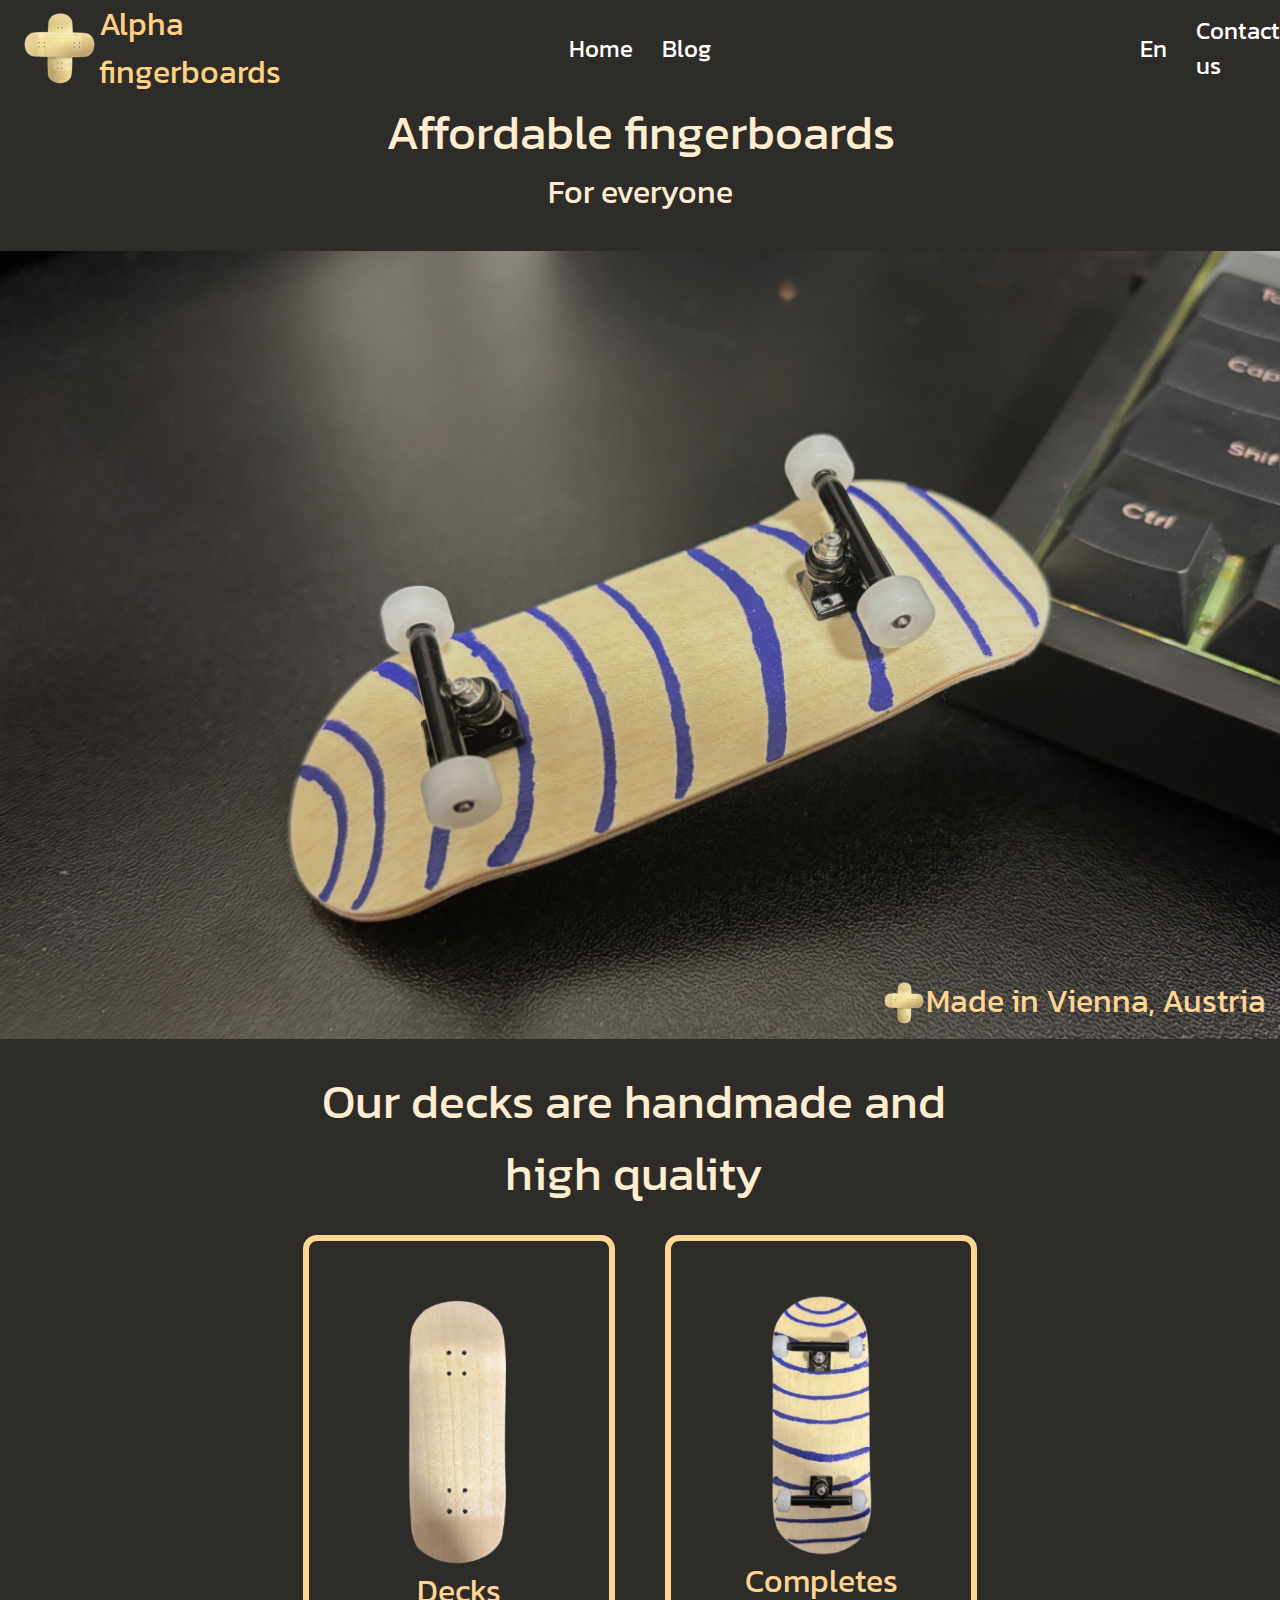
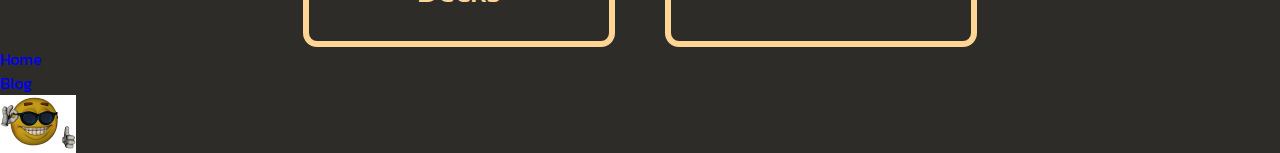
<file: index.html>
<!DOCTYPE html>
<html lang="en">
<head>
    <meta name="viewport" content="width=device-width, initial-scale=1.0">
    <meta charset="UTF-8">
    <meta name="viewport" content="width=device-width, initial-scale=1.0">
    <title>Alpha Fingerboards</title>
    <link rel="preconnect" href="https://fonts.googleapis.com">
<link rel="preconnect" href="https://fonts.gstatic.com" crossorigin>
<link href="https://fonts.googleapis.com/css2?family=Irish+Grover&family=Kanit:ital,wght@0,100;0,200;0,300;0,400;0,500;0,600;0,700;0,800;0,900;1,100;1,200;1,300;1,400;1,500;1,600;1,700;1,800;1,900&family=Poppins:ital,wght@0,100;0,200;0,300;0,400;0,500;0,600;0,700;0,800;0,900;1,100;1,200;1,300;1,400;1,500;1,600;1,700;1,800;1,900&display=swap" rel="stylesheet">
<link rel="icon" href="./img/logo.png">
    <link rel="stylesheet" href="./css/reset.css">
    <link rel="stylesheet" href="./css/style.css">
</head>
<body>
    <header class="header">
        <div class="container header-box">
            <img src="./img/logo.png" alt="logo_img" width="79" class="logo-header">
            <a href="./index.html"><p class="logo-text">Alpha fingerboards</p></a>
            
            <ul class="header-nav">
                <li class="heder-list"><a href="./index.html" class="link-header">Home</a></li>
                <li class="heder-list"><a href="./pages/blog.html" class="link-header">Blog</a></li>
                <li class="heder-list sjfhjhdss"><p class="link-header js-link">En</p></li>
                <li class="heder-list sjfhjhds"><a href="#" class="link-header">Contact us</a></li>
            </ul>

            
        </div>
    </header>
    <main>
        <section class="hero">
            <div class="container">
            <h1>Affordable fingerboards</h1>
            <p class="hero-text">For everyone</p>
            <div class="background">
                <img src="./img/logo.png" alt="logo_img" width="44" height="44px">
                <p class="hero-pister-egg">Made in Vienna, Austria</p>
            </div>
        </div>
        </section>
        <section class="about">
            <div class="container about-box">
                <h2 class="about-text">Our decks are handmade and high quality</h2>
                <ul class="about-list">
                    <li class="about-list-item">
                        <img src="./img/deck.png" alt="deck_img" height="300">
                        <p class="about-item-text">Decks</p>
                    </li>
                    <li class="about-list-item">
                        <img src="./img/complite.png" alt="complite_img" height="280">
                        <p class="about-item-text">Completes</p>
                    </li>
                </ul>
            </div>
        </section>
    </main>
    <footer>
        <div class="container">
            <ul>
                <li><a href="./index.html">Home</a></li>
                <li><a href="./pages/blog.html">Blog</a></li>
            </ul>
            <img src="./img/meme.png" alt="meme_img">
        </div>
    </footer>
</body>
</html>
</file>
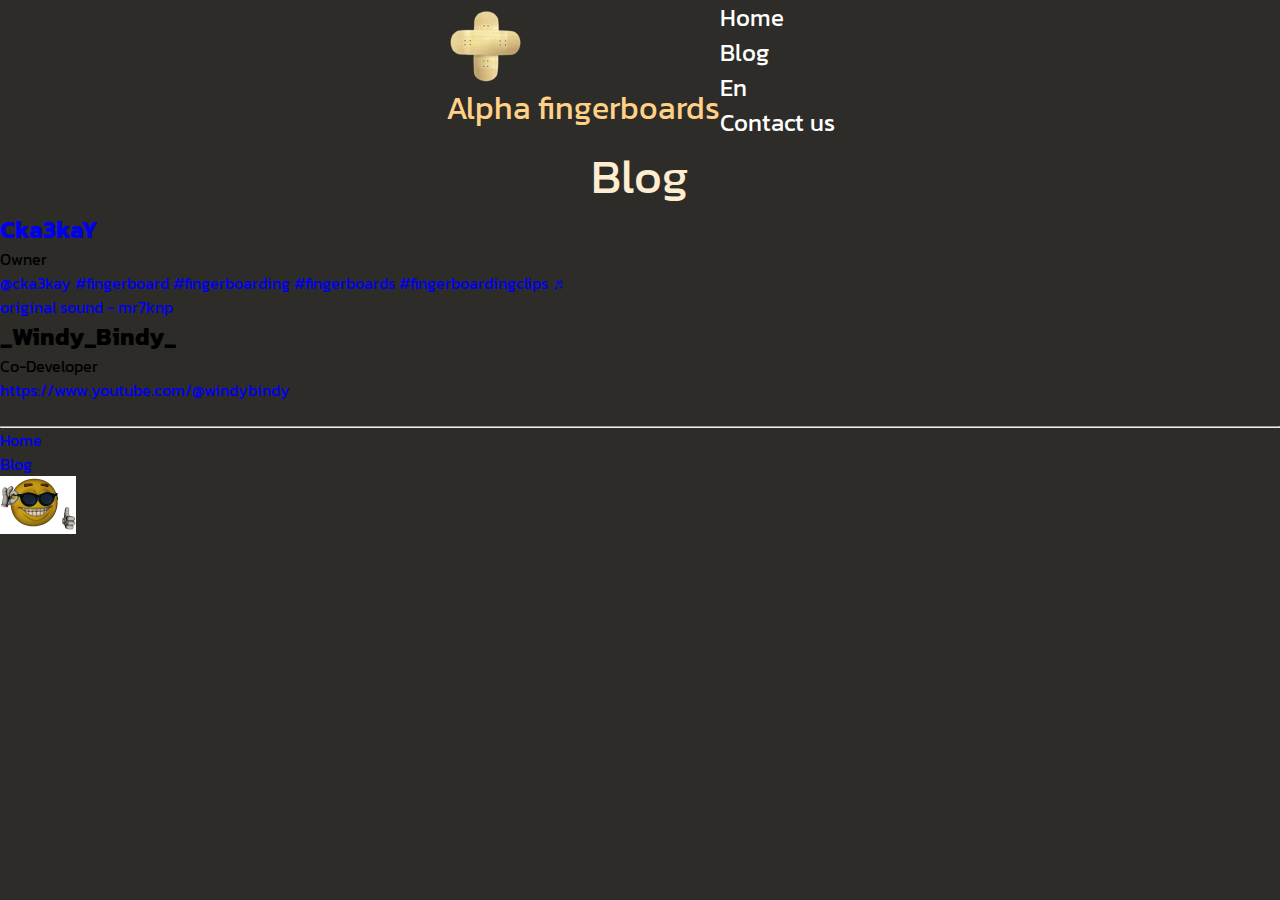
<file: pages/blog.html>
<!-- phui moments -->
<!DOCTYPE html>
<html lang="en">
<head>
    <meta name="viewport" content="width=device-width, initial-scale=1.0">
    <meta charset="UTF-8">
    <meta name="viewport" content="width=device-width, initial-scale=1.0">
    <title>Alpha Fingerboards</title>
    <link rel="preconnect" href="https://fonts.googleapis.com">
<link rel="preconnect" href="https://fonts.gstatic.com" crossorigin>
<link href="https://fonts.googleapis.com/css2?family=Irish+Grover&family=Kanit:ital,wght@0,100;0,200;0,300;0,400;0,500;0,600;0,700;0,800;0,900;1,100;1,200;1,300;1,400;1,500;1,600;1,700;1,800;1,900&family=Poppins:ital,wght@0,100;0,200;0,300;0,400;0,500;0,600;0,700;0,800;0,900;1,100;1,200;1,300;1,400;1,500;1,600;1,700;1,800;1,900&display=swap" rel="stylesheet">
<link rel="icon" href="./img/logo.png">
    <link rel="stylesheet" href="../css/reset.css">
    <link rel="stylesheet" href="../css/style.css">
</head>
<body>
    <header class="header">
        <div class="container header-box">
            <a href="./index.html"><img src="../img/logo.png" alt="logo_img" width="79"><p class="logo-text">Alpha fingerboards</p></a>
            <ul>
                <li><a href="../index.html" class="link-header">Home</a></li>
                <li><a href="../pages/blog.html" class="link-header">Blog</a></li>
                <li><p class="link-header js-link">En</p></li>
                <li><a href="#" class="link-header">Contact us</a></li>
            </ul>
        </div>
    </header>
    <h1>Blog</h1>            
    <a href="https://www.tiktok.com/@cka3kay?_t=8rRtXvT7FNR">
    <h2>Cka3kaY</h2>
    </a>
    <p>Owner</p>
    <blockquote class="tiktok-embed" cite="https://www.tiktok.com/@cka3kay/video/7432765163297639712" data-video-id="7432765163297639712" style="max-width: 605px;min-width: 325px;" > <section> <a target="_blank" title="@cka3kay" href="https://www.tiktok.com/@cka3kay?refer=embed">@cka3kay</a> <a title="fingerboard" target="_blank" href="https://www.tiktok.com/tag/fingerboard?refer=embed">#fingerboard</a> <a title="fingerboarding" target="_blank" href="https://www.tiktok.com/tag/fingerboarding?refer=embed">#fingerboarding</a> <a title="fingerboards" target="_blank" href="https://www.tiktok.com/tag/fingerboards?refer=embed">#fingerboards</a> <a title="fingerboardingclips" target="_blank" href="https://www.tiktok.com/tag/fingerboardingclips?refer=embed">#fingerboardingclips</a> <a target="_blank" title="♬ original sound - mr7knp" href="https://www.tiktok.com/music/original-sound-7135557573851351813?refer=embed">♬ original sound - mr7knp</a> </section> </blockquote> <script async src="https://www.tiktok.com/embed.js"></script>
    
    <h2>_Windy_Bindy_</h2>
    
    <p>Co-Developer</p>
    <a href="https://www.youtube.com/@windybindy"><p>https://www.youtube.com/@windybindy</p></a>
    <br>


    

    <hr>
    <footer>
        <div class="container">
            <ul>
                <li><a href="../index.html">Home</a></li>
                <li><a href="../pages/blog.html">Blog</a></li>
            </ul>
            <img src="../img/meme.png" alt="meme_img">
        </div>
    </footer>
</body>
</html>
</file>
<file: css/style.css>
:root{
    --backgraund-color:#2D2C29;
    --second-color:#FFD187;
    --text-color:#FFEDD1;
    --white:#fff;

    --blog-yelisay:#FF9D00;
    --blog-owner-color:#FF0;
    --black:#000000;
    --blog-nikita:#440E22;
}
/* .container{
    width: 1440px;
    margin-left: auto;
    margin-right: auto;
    padding-left: 5px;
    padding-right: 5px;
} */

body{
font-family: "Kanit";
background-color: var(--backgraund-color);
}

/* header */


.logo-text{
color: var(--second-color);
font-family: Kanit;
font-size: 32px;
font-style: normal;
font-weight: 400;
line-height: normal;
}

.link-header{
color: var(--white);
font-family: Kanit;
font-size: 24px;
font-style: normal;
font-weight: 400;
line-height: normal;
}


.header-nav{
    display: flex;
    flex-direction: row;
    align-items: center;
    gap: 29px;
    
    justify-content: center;
    margin-left:210px;
    
}


.header-box{
    display: flex;
    flex-direction: row;
    align-items: center;
    justify-content: center;
    


    
}

.sjfhjhdss{
margin-left: 400px;
}





.logo-header{
    margin-left: 20px;
}





/* hero-section */

h1{
    color: #FFEDD1;
text-align: center;
font-family: Kanit;
font-size: 48px;
font-style: normal;
font-weight: 400;
line-height: normal;
}
.hero-text{
    color: #FFEDD1;
text-align: center;
font-family: Kanit;
font-size: 32px;
font-style: normal;
font-weight: 400;
line-height: normal;
margin-bottom:35px ;
}


.background{
    background-image:url(../img/backgraund.png) ;
    background-size: cover;
    margin: 0;
    height: 760px;

    display: flex;
    justify-content: right;
    align-items: end;
    padding: 14px;
}

.hero-pister-egg{
color: #FFD593;
font-family: Kanit;
font-size: 32px;
font-style: normal;
font-weight: 400;
line-height: normal;

}


/* about */

.about-text{
    color: #FFEDD1;
text-align: center;
font-family: Kanit;
font-size: 48px;
font-style: normal;
font-weight: 400;
line-height: normal;
width: 661px;

margin-bottom: 26px;
}


.about{
    display: flex;
    justify-content: center;
    
}



.about-box{
    display: flex;
    justify-content: center;
    flex-direction: column;

    padding-top: 26px;
}


.about-list{
    display: flex;
    gap: 50px;
}


.about-list-item{
    width: 300px;
    height: 400px;
    border-radius: 14px;
    border: 6px solid #FFD593;

    display: flex;
    justify-content: center;
    align-items: center;
    flex-direction: column;

}

.about-item-text{
    color: #FFD593;
text-align: center;
font-family: Kanit;
font-size: 32px;
font-style: normal;
font-weight: 400;
line-height: normal;
}
</file>
